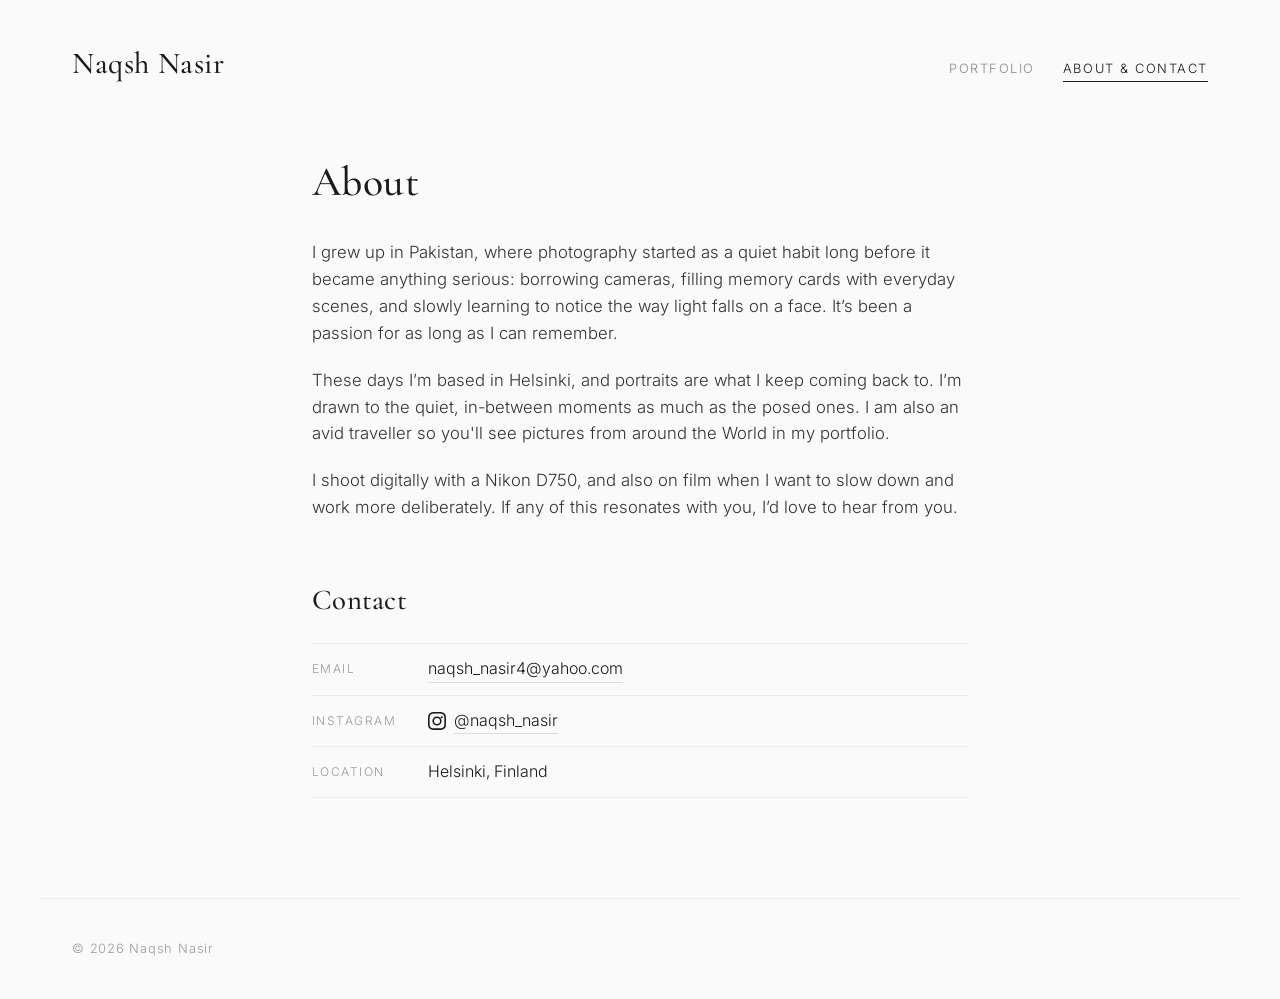
<file: about.html>
<!DOCTYPE html>
<html lang="en">
<head>
  <meta charset="UTF-8" />
  <meta name="viewport" content="width=device-width, initial-scale=1.0" />
  <title>Naqsh Nasir — About &amp; Contact</title>
  <meta name="description" content="About Naqsh Nasir and how to get in touch." />
  <link rel="preconnect" href="https://fonts.googleapis.com" />
  <link rel="preconnect" href="https://fonts.gstatic.com" crossorigin />
  <link href="https://fonts.googleapis.com/css2?family=Cormorant+Garamond:wght@400;500&family=Inter:wght@300;400;500&display=swap" rel="stylesheet" />
  <link rel="stylesheet" href="css/style.css" />
</head>
<body>
  <header class="site-header">
    <a class="wordmark" href="index.html">Naqsh&nbsp;Nasir</a>
    <nav class="nav">
      <a href="index.html">Portfolio</a>
      <a href="about.html" class="active">About &amp; Contact</a>
    </nav>
  </header>

  <main class="about">
    <section class="about-intro">
      <h1>About</h1>
      <p>
        I grew up in Pakistan, where photography started as a quiet habit long
        before it became anything serious: borrowing cameras, filling memory
        cards with everyday scenes, and slowly learning to notice the way light
        falls on a face. It’s been a passion for as long as I can remember.
      </p>
      <p>
        These days I’m based in Helsinki, and portraits are what I keep coming
        back to. I’m drawn to the quiet, in-between moments as much as the posed
        ones. I am also an avid traveller so you'll see pictures from around the World in my portfolio.
      </p>
      <p>
        I shoot digitally with a Nikon D750, and also on film when I want to slow
        down and work more deliberately. If any of this resonates with you, I’d
        love to hear from you.
      </p>
    </section>

    <section class="contact">
      <h2>Contact</h2>
      <ul class="contact-list">
        <li><span class="contact-label">Email</span>
          <a href="mailto:naqsh_nasir4@yahoo.com">naqsh_nasir4@yahoo.com</a></li>
        <li><span class="contact-label">Instagram</span>
          <a class="ig-link" href="https://instagram.com/naqsh_nasir" target="_blank" rel="noopener">
            <svg class="ig-icon" viewBox="0 0 24 24" width="18" height="18" aria-hidden="true" focusable="false">
              <path fill="currentColor" d="M12 2.16c3.2 0 3.58.01 4.85.07 1.17.05 1.8.25 2.22.41.56.22.96.48 1.38.9.42.42.68.82.9 1.38.16.42.36 1.05.41 2.22.06 1.27.07 1.65.07 4.85s-.01 3.58-.07 4.85c-.05 1.17-.25 1.8-.41 2.22-.22.56-.48.96-.9 1.38-.42.42-.82.68-1.38.9-.42.16-1.05.36-2.22.41-1.27.06-1.65.07-4.85.07s-3.58-.01-4.85-.07c-1.17-.05-1.8-.25-2.22-.41-.56-.22-.96-.48-1.38-.9-.42-.42-.68-.82-.9-1.38-.16-.42-.36-1.05-.41-2.22-.06-1.27-.07-1.65-.07-4.85s.01-3.58.07-4.85c.05-1.17.25-1.8.41-2.22.22-.56.48-.96.9-1.38.42-.42.82-.68 1.38-.9.42-.16 1.05-.36 2.22-.41 1.27-.06 1.65-.07 4.85-.07M12 0C8.74 0 8.33.01 7.05.07 5.78.13 4.9.33 4.14.63c-.79.31-1.46.72-2.12 1.38C1.36 2.67.95 3.34.63 4.14.33 4.9.13 5.78.07 7.05.01 8.33 0 8.74 0 12s.01 3.67.07 4.95c.06 1.27.26 2.15.56 2.91.31.79.72 1.46 1.38 2.12.66.66 1.33 1.07 2.12 1.38.76.3 1.64.5 2.91.56C8.33 23.99 8.74 24 12 24s3.67-.01 4.95-.07c1.27-.06 2.15-.26 2.91-.56.79-.31 1.46-.72 2.12-1.38.66-.66 1.07-1.33 1.38-2.12.3-.76.5-1.64.56-2.91.06-1.28.07-1.69.07-4.95s-.01-3.67-.07-4.95c-.06-1.27-.26-2.15-.56-2.91-.31-.79-.72-1.46-1.38-2.12-.66-.66-1.33-1.07-2.12-1.38-.76-.3-1.64-.5-2.91-.56C15.67.01 15.26 0 12 0zm0 5.84A6.16 6.16 0 1 0 18.16 12 6.16 6.16 0 0 0 12 5.84zm0 10.16A4 4 0 1 1 16 12a4 4 0 0 1-4 4zm6.41-10.4a1.44 1.44 0 1 0 1.44 1.44 1.44 1.44 0 0 0-1.44-1.44z"/>
            </svg>
            <span>@naqsh_nasir</span>
          </a></li>
        <li><span class="contact-label">Location</span>
          <span>Helsinki, Finland</span></li>
      </ul>
    </section>
  </main>

  <footer class="site-footer">
    <span>© <span id="year"></span> Naqsh Nasir</span>
  </footer>

  <script>document.getElementById('year').textContent = new Date().getFullYear();</script>
</body>
</html>
</file>
<file: css/style.css>
/* ---------- Reset & base ---------- */
*, *::before, *::after { box-sizing: border-box; }
html { -webkit-text-size-adjust: 100%; }
body {
  margin: 0;
  font-family: "Inter", system-ui, -apple-system, sans-serif;
  font-weight: 300;
  color: #1a1a1a;
  background: #fafafa;
  line-height: 1.6;
  -webkit-font-smoothing: antialiased;
}
a { color: inherit; text-decoration: none; }
img { display: block; max-width: 100%; }

/* ---------- Layout container ---------- */
.site-header,
.portfolio,
.about,
.site-footer { max-width: 1200px; margin: 0 auto; padding-left: 32px; padding-right: 32px; }

/* ---------- Header / nav ---------- */
.site-header {
  display: flex;
  align-items: baseline;
  justify-content: space-between;
  flex-wrap: wrap;
  gap: 12px 24px;
  padding-top: 40px;
  padding-bottom: 40px;
}
.wordmark {
  font-family: "Cormorant Garamond", Georgia, serif;
  font-size: 1.9rem;
  font-weight: 500;
  letter-spacing: 0.02em;
}
.nav { display: flex; gap: 28px; }
.nav a {
  font-size: 0.8rem;
  letter-spacing: 0.12em;
  text-transform: uppercase;
  color: #8a8a8a;
  padding-bottom: 2px;
  border-bottom: 1px solid transparent;
  transition: color 0.25s ease, border-color 0.25s ease;
}
.nav a:hover { color: #1a1a1a; }
.nav a.active { color: #1a1a1a; border-color: #1a1a1a; }

/* ---------- Portfolio / gallery (masonry via CSS columns) ---------- */
.portfolio { padding-bottom: 80px; min-height: 50vh; }
.gallery {
  column-count: 3;
  column-gap: 16px;
}
@media (max-width: 900px) { .gallery { column-count: 2; } }
@media (max-width: 560px) { .gallery { column-count: 1; } }

.gallery-item {
  break-inside: avoid;
  margin-bottom: 16px;
  cursor: zoom-in;
  overflow: hidden;
  background: #ececec;
}
.gallery-item img {
  width: 100%;
  height: auto;
  opacity: 0;
  transform: scale(1.01);
  transition: opacity 0.6s ease, transform 0.6s ease;
}
.gallery-item img.loaded { opacity: 1; transform: scale(1); }
.gallery-item:hover img.loaded { transform: scale(1.03); }

.gallery-loading,
.gallery-empty {
  text-align: center;
  color: #9a9a9a;
  font-size: 0.9rem;
  padding: 60px 0;
}

/* ---------- About page ---------- */
.about { padding-top: 20px; padding-bottom: 100px; max-width: 720px; }
.about h1, .about h2 {
  font-family: "Cormorant Garamond", Georgia, serif;
  font-weight: 500;
  letter-spacing: 0.01em;
}
.about h1 { font-size: 2.6rem; margin: 0 0 24px; }
.about h2 { font-size: 1.8rem; margin: 56px 0 20px; }
.about p { font-size: 1.05rem; color: #333; margin: 0 0 20px; }
.about em { color: #9a7b52; font-style: italic; } /* placeholder highlight */

.contact-list { list-style: none; margin: 0; padding: 0; }
.contact-list li {
  display: flex;
  gap: 16px;
  padding: 12px 0;
  border-top: 1px solid #ececec;
  font-size: 1rem;
}
.contact-list li:last-child { border-bottom: 1px solid #ececec; }
.contact-label {
  flex: 0 0 100px;
  color: #9a9a9a;
  font-size: 0.75rem;
  letter-spacing: 0.12em;
  text-transform: uppercase;
  padding-top: 3px;
}
.contact-list a { border-bottom: 1px solid #ddd; transition: border-color 0.25s ease; }
.contact-list a:hover { border-color: #1a1a1a; }
/* Instagram link: icon + handle, underline only under the text */
.contact-list a.ig-link { display: inline-flex; align-items: center; gap: 8px; border-bottom: none; }
.contact-list a.ig-link .ig-icon { flex: 0 0 auto; }
.contact-list a.ig-link span { border-bottom: 1px solid #ddd; transition: border-color 0.25s ease; }
.contact-list a.ig-link:hover span { border-color: #1a1a1a; }

/* ---------- Footer ---------- */
.site-footer {
  padding-top: 40px;
  padding-bottom: 40px;
  border-top: 1px solid #ececec;
  color: #9a9a9a;
  font-size: 0.8rem;
  letter-spacing: 0.06em;
}

/* ---------- Lightbox ---------- */
.lightbox {
  position: fixed;
  inset: 0;
  z-index: 100;
  display: flex;
  align-items: center;
  justify-content: center;
  background: rgba(250, 250, 250, 0.98);
  padding: 5vh 6vw;
}
.lightbox[hidden] { display: none; }
.lightbox-img {
  max-width: 100%;
  max-height: 90vh;
  width: auto;
  height: auto;
  object-fit: contain;
  box-shadow: 0 20px 60px rgba(0,0,0,0.15);
}
.lightbox-caption {
  position: absolute;
  bottom: 24px;
  left: 0; right: 0;
  text-align: center;
  color: #6a6a6a;
  font-size: 0.85rem;
  letter-spacing: 0.04em;
}
.lightbox-close,
.lightbox-nav {
  position: absolute;
  background: none;
  border: none;
  color: #4a4a4a;
  cursor: pointer;
  line-height: 1;
  transition: color 0.2s ease;
}
.lightbox-close:hover,
.lightbox-nav:hover { color: #000; }
.lightbox-close { top: 24px; right: 32px; font-size: 2.4rem; }
.lightbox-nav { top: 50%; transform: translateY(-50%); font-size: 3rem; padding: 0 20px; }
.lightbox-prev { left: 8px; }
.lightbox-next { right: 8px; }

@media (max-width: 560px) {
  .site-header, .portfolio, .about, .site-footer { padding-left: 20px; padding-right: 20px; }
  .lightbox-nav { font-size: 2.2rem; padding: 0 8px; }
}

/* ---------- Optional dark preference (kept subtle) ---------- */
@media (prefers-color-scheme: dark) {
  body { background: #111; color: #eaeaea; }
  .nav a { color: #7a7a7a; }
  .nav a:hover, .nav a.active { color: #fff; }
  .nav a.active { border-color: #fff; }
  .gallery-item { background: #1c1c1c; }
  .about p { color: #cfcfcf; }
  .contact-list li, .contact-list li:last-child, .site-footer { border-color: #262626; }
  .contact-list a { border-color: #333; }
  .contact-list a:hover { border-color: #fff; }
  .contact-list a.ig-link { border-color: transparent; }
  .contact-list a.ig-link span { border-color: #333; }
  .contact-list a.ig-link:hover span { border-color: #fff; }
  .lightbox { background: rgba(10,10,10,0.98); }
  .lightbox-caption { color: #9a9a9a; }
  .lightbox-close, .lightbox-nav { color: #aaa; }
  .lightbox-close:hover, .lightbox-nav:hover { color: #fff; }
}
</file>
